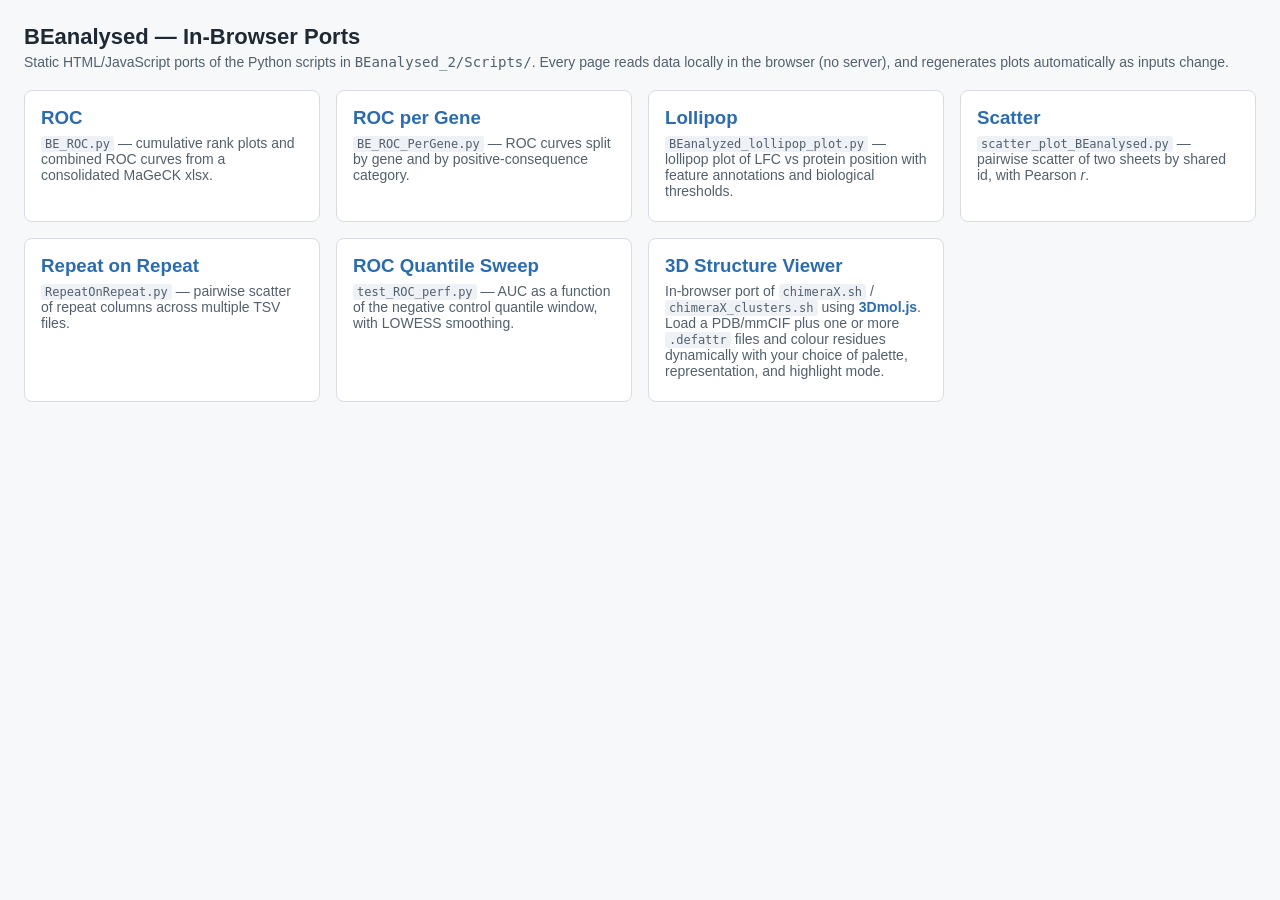
<file: web/index.html>
<!DOCTYPE html>
<html lang="en">
<head>
<meta charset="UTF-8" />
<title>BEanalysed — Web Ports</title>
<link rel="stylesheet" href="common.css" />
<style>
  .tool-list { display: grid; grid-template-columns: repeat(auto-fit, minmax(280px, 1fr)); gap: 16px; }
  .tool-card { background: var(--panel); border: 1px solid var(--border); border-radius: 8px; padding: 16px; }
  .tool-card h3 { margin: 0 0 4px; }
  .tool-card p  { margin: 6px 0; color: var(--muted); font-size: 14px; }
  .tool-card a  { font-weight: 700; color: var(--accent); text-decoration: none; }
  .tool-card a:hover { text-decoration: underline; }
  .tool-card code { background: #eef1f6; padding: 1px 4px; border-radius: 3px; font-size: 12px; }
</style>
</head>
<body>

<h1>BEanalysed — In-Browser Ports</h1>
<div class="subtitle">
  Static HTML/JavaScript ports of the Python scripts in
  <code>BEanalysed_2/Scripts/</code>. Every page reads data locally in
  the browser (no server), and regenerates plots automatically as
  inputs change.
</div>

<div class="tool-list">
  <div class="tool-card">
    <h3><a href="BE_ROC.html">ROC</a></h3>
    <p><code>BE_ROC.py</code> — cumulative rank plots and combined ROC
    curves from a consolidated MaGeCK xlsx.</p>
  </div>
  <div class="tool-card">
    <h3><a href="BE_ROC_PerGene.html">ROC per Gene</a></h3>
    <p><code>BE_ROC_PerGene.py</code> — ROC curves split by gene and by
    positive-consequence category.</p>
  </div>
  <div class="tool-card">
    <h3><a href="BE_lollipop.html">Lollipop</a></h3>
    <p><code>BEanalyzed_lollipop_plot.py</code> — lollipop plot of LFC
    vs protein position with feature annotations and biological
    thresholds.</p>
  </div>
  <div class="tool-card">
    <h3><a href="BE_scatter.html">Scatter</a></h3>
    <p><code>scatter_plot_BEanalysed.py</code> — pairwise scatter of two
    sheets by shared id, with Pearson <em>r</em>.</p>
  </div>
  <div class="tool-card">
    <h3><a href="RepeatOnRepeat.html">Repeat on Repeat</a></h3>
    <p><code>RepeatOnRepeat.py</code> — pairwise scatter of repeat
    columns across multiple TSV files.</p>
  </div>
  <div class="tool-card">
    <h3><a href="test_ROC_perf.html">ROC Quantile Sweep</a></h3>
    <p><code>test_ROC_perf.py</code> — AUC as a function of the negative
    control quantile window, with LOWESS smoothing.</p>
  </div>
  <div class="tool-card">
    <h3><a href="structure_viewer.html">3D Structure Viewer</a></h3>
    <p>In-browser port of <code>chimeraX.sh</code> /
    <code>chimeraX_clusters.sh</code> using
    <a href="https://3dmol.csb.pitt.edu/" target="_blank" rel="noreferrer">3Dmol.js</a>.
    Load a PDB/mmCIF plus one or more <code>.defattr</code> files and
    colour residues dynamically with your choice of palette,
    representation, and highlight mode.</p>
  </div>
</div>

</body>
</html>
</file>
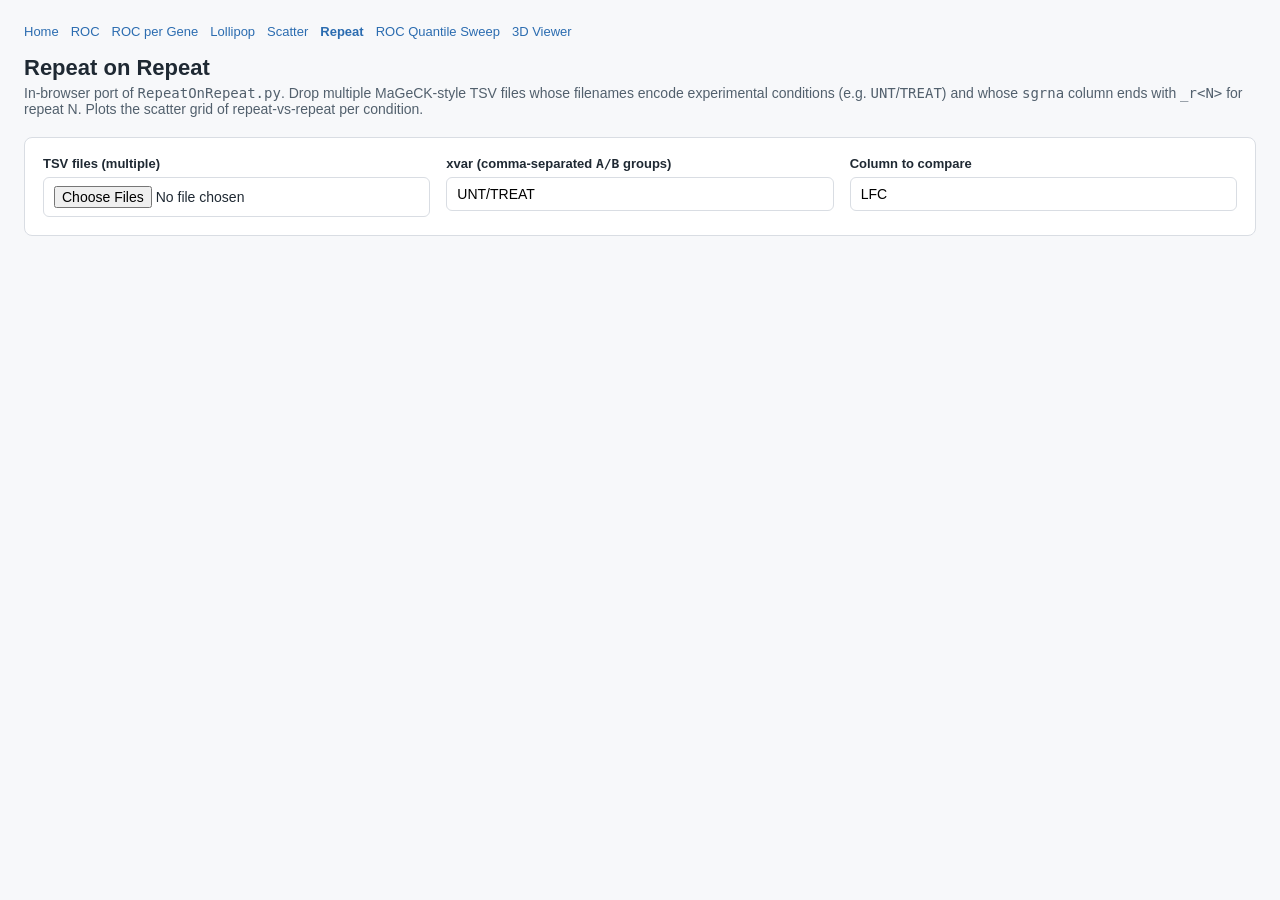
<file: web/RepeatOnRepeat.html>
<!DOCTYPE html>
<html lang="en">
<head>
<meta charset="UTF-8" />
<title>Repeat on Repeat</title>
<script src="https://cdn.plot.ly/plotly-2.35.2.min.js"></script>
<link rel="stylesheet" href="common.css" />
</head>
<body>

<h1>Repeat on Repeat</h1>
<div class="subtitle">
  In-browser port of <code>RepeatOnRepeat.py</code>. Drop multiple
  MaGeCK-style TSV files whose filenames encode experimental conditions
  (e.g. <code>UNT</code>/<code>TREAT</code>) and whose <code>sgrna</code>
  column ends with <code>_r&lt;N&gt;</code> for repeat N. Plots the
  scatter grid of repeat-vs-repeat per condition.
</div>

<div class="panel">
  <div class="controls-grid">
    <div>
      <label for="filesInput">TSV files (multiple)</label>
      <input type="file" id="filesInput" accept=".tsv,.txt" multiple />
    </div>
    <div>
      <label for="xvar">xvar (comma-separated <code>A/B</code> groups)</label>
      <input type="text" id="xvar" value="UNT/TREAT" />
    </div>
    <div>
      <label for="varCol">Column to compare</label>
      <input type="text" id="varCol" value="LFC" />
    </div>
  </div>
  <div id="status" class="status info hidden"></div>
</div>

<div id="plotPanel" class="panel hidden">
  <div id="grid" class="plots-row"></div>
</div>

<script src="common.js"></script>
<script>
BE.installNav('RepeatOnRepeat.html');
BE.installAutoResize();

const state = { files: [] }; // [{name, rows}]

const els = {
  f: document.getElementById('filesInput'),
  x: document.getElementById('xvar'),
  v: document.getElementById('varCol'),
};
const status = BE.Status(document.getElementById('status'));
const panel = document.getElementById('plotPanel');
const grid = document.getElementById('grid');
const scheduleRender = BE.debounce(render, 100);
els.x.addEventListener('input', scheduleRender);
els.v.addEventListener('input', scheduleRender);

els.f.addEventListener('change', async (e) => {
  const files = [...e.target.files];
  if (!files.length) return;
  status.info(`Reading ${files.length} file(s)...`);
  try {
    const loaded = [];
    for (const f of files) {
      const rows = await BE.readTable(f);
      loaded.push({ name: f.name, rows });
    }
    state.files = loaded;
    status.info(`Loaded ${loaded.length} file(s).`);
    scheduleRender();
  } catch (err) {
    console.error(err);
    status.error(`Failed to read file: ${err.message}`);
  }
});

function parseTreatmentLevels(xvar) {
  return xvar.split(',').map(g =>
    g.split('/').map(s => s.trim()).filter(Boolean).sort((a, b) => b.length - a.length)
  );
}

function extractLabel(filename, levels) {
  const base = filename.replace(/\.[^./]+$/, '');
  const hits = [];
  for (const group of levels) {
    const found = group.find(lvl => new RegExp(lvl).test(base));
    if (!found) return null;
    hits.push(found);
  }
  return hits.join('_');
}

function render() {
  if (!state.files.length) return;
  status.clear();
  const levels = parseTreatmentLevels(els.x.value);
  const col = els.v.value.trim();
  if (!col) { status.warn('Set a column to compare.'); return; }

  // For each file: label, and per-sgrna value.
  const fileInfo = [];
  for (const f of state.files) {
    const label = extractLabel(f.name, levels);
    if (!label) { status.warn(`File "${f.name}" didn't match xvar pattern.`); continue; }
    if (!f.rows.length || !(col in f.rows[0])) {
      status.warn(`File "${f.name}" has no "${col}" column.`); continue;
    }
    fileInfo.push({ name: f.name, label, rows: f.rows });
  }
  if (!fileInfo.length) { panel.classList.add('hidden'); return; }

  // Group rows by base-sgrna (strip _r<digits>).
  // Output: label -> repeat -> Map(base -> value)
  const data = {};
  for (const f of fileInfo) {
    data[f.label] = data[f.label] || {};
    for (const r of f.rows) {
      const sg = r.sgrna;
      if (!sg) continue;
      const m = /^(.*?)(?:_r(\d+))?$/.exec(String(sg));
      if (!m) continue;
      const base = m[1];
      const rep  = m[2] ? Number(m[2]) : null;
      if (rep == null) continue;
      const v = Number(r[col]);
      if (Number.isNaN(v)) continue;
      data[f.label][rep] = data[f.label][rep] || new Map();
      data[f.label][rep].set(base, v);
    }
  }

  grid.innerHTML = '';
  const labels = Object.keys(data).sort();
  for (const label of labels) {
    const reps = Object.keys(data[label]).map(Number).sort((a, b) => a - b);
    if (reps.length < 2) continue;
    for (let i = 0; i < reps.length; i++) {
      for (let j = i + 1; j < reps.length; j++) {
        const r1 = reps[i], r2 = reps[j];
        const m1 = data[label][r1], m2 = data[label][r2];
        const xs = [], ys = [];
        for (const [base, v] of m1) {
          if (m2.has(base)) { xs.push(v); ys.push(m2.get(base)); }
        }
        if (xs.length < 2) continue;
        const r = BE.pearsonR(xs, ys);
        const lo = Math.min(...xs, ...ys), hi = Math.max(...xs, ...ys);
        const div = document.createElement('div');
        div.className = 'plot plot-grid-item';
        grid.appendChild(div);
        Plotly.newPlot(div, [
          { x: xs, y: ys, mode: 'markers', type: 'scatter',
            marker: { color: 'steelblue', size: 5, opacity: 0.5 },
            name: 'points', showlegend: false },
          { x: [lo, hi], y: [lo, hi], mode: 'lines', type: 'scatter',
            line: { color: 'black', dash: 'dash', width: 1 },
            showlegend: false, hoverinfo: 'skip' },
        ], {
          title: `${label}: repeat ${r1} vs ${r2}`,
          xaxis: { title: `repeat ${r1}` },
          yaxis: { title: `repeat ${r2}`, scaleanchor: 'x', scaleratio: 1 },
          annotations: [{
            xref: 'paper', yref: 'paper', x: 0.98, y: 0.02,
            xanchor: 'right', yanchor: 'bottom', showarrow: false,
            text: `r = ${Number.isNaN(r) ? '—' : r.toFixed(2)}   (n = ${xs.length})`,
            bgcolor: 'rgba(255,255,255,0.75)',
          }],
          margin: { t: 40, r: 20, b: 50, l: 60 },
        }, { responsive: true });
      }
    }
  }
  panel.classList.remove('hidden');
  status.info(`Rendered ${grid.childElementCount} pairwise plot(s).`);
}
</script>
</body>
</html>
</file>
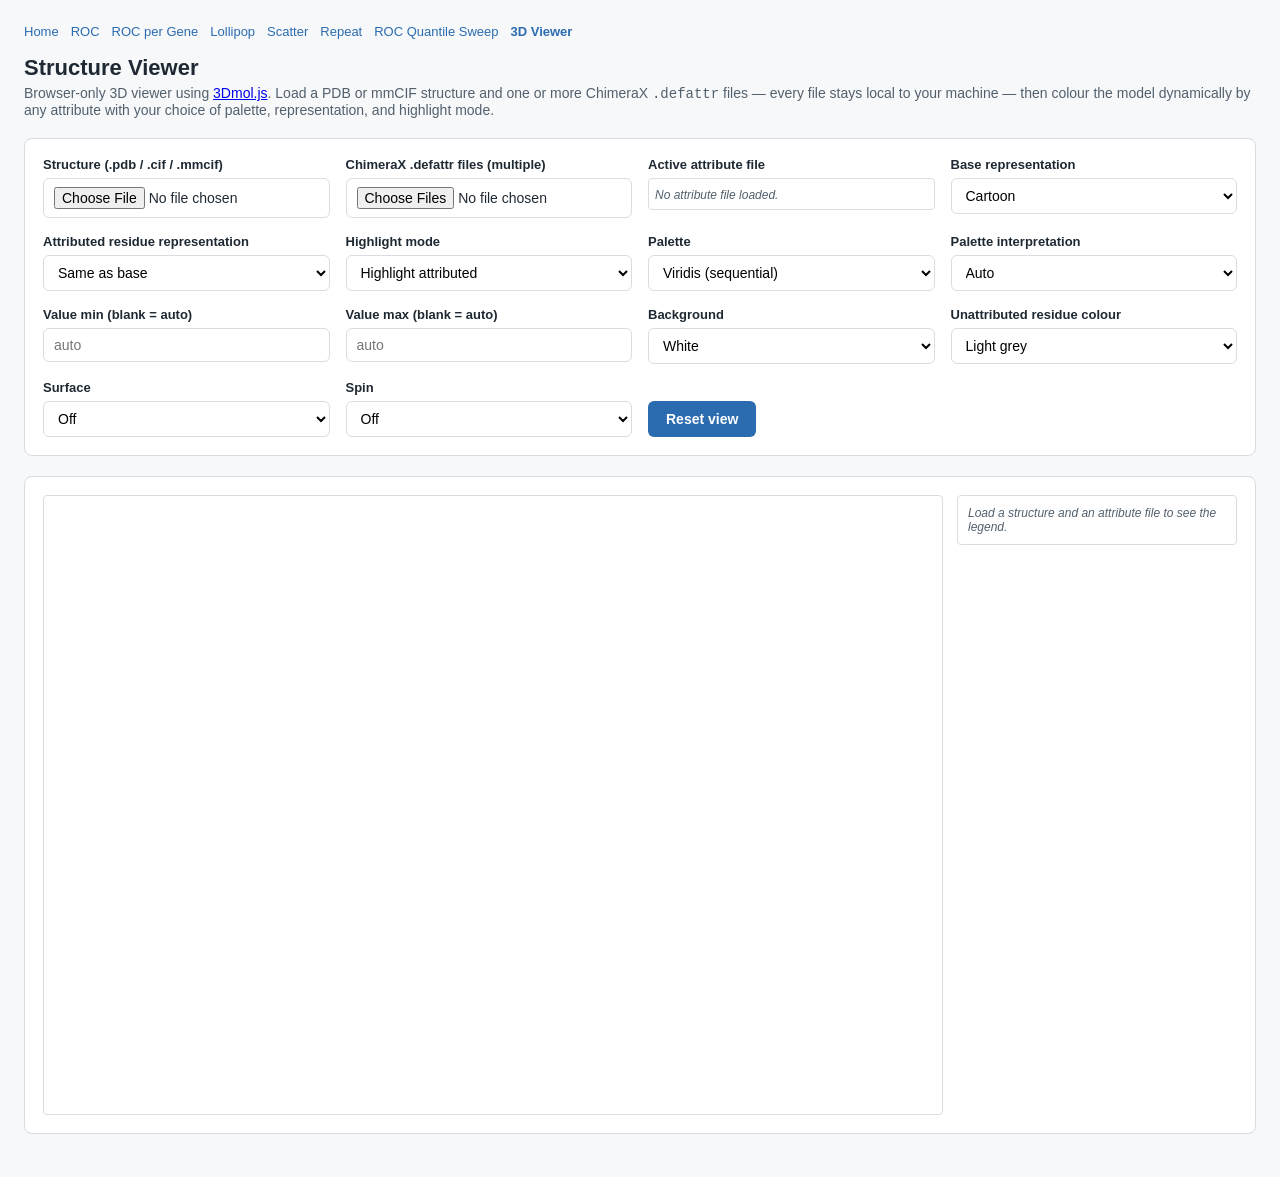
<file: web/structure_viewer.html>
<!DOCTYPE html>
<html lang="en">
<head>
<meta charset="UTF-8" />
<title>Structure Viewer</title>
<script src="https://3Dmol.org/build/3Dmol-min.js"></script>
<link rel="stylesheet" href="common.css" />
<style>
  #viewer {
    position: relative; width: 100%;
    height: calc(100vh - 280px); min-height: 480px;
    border: 1px solid var(--border); border-radius: 4px; background: #fff;
  }
  .viewer-row { display: flex; gap: 14px; align-items: flex-start; }
  .viewer-main { flex: 1; min-width: 0; }
  .viewer-side { width: 280px; flex-shrink: 0; }
  .legend-box {
    font-size: 12px; padding: 10px;
    background: var(--panel); border: 1px solid var(--border); border-radius: 4px;
  }
  .legend-gradient { height: 14px; border: 1px solid #aaa; border-radius: 2px; margin: 6px 0; }
  .legend-row { display: flex; justify-content: space-between; font-size: 11px; color: var(--muted); }
  .defattr-list {
    max-height: 170px; overflow-y: auto;
    border: 1px solid var(--border); border-radius: 4px;
    padding: 6px; background: #fff;
  }
  .defattr-list label { display: block; font-size: 13px; padding: 2px 2px; cursor: pointer; }
  .defattr-list label:hover { background: #f1f4f9; }
  .defattr-list .meta { color: var(--muted); font-size: 11px; margin-left: 20px; }
  .swatch {
    display: inline-block; width: 14px; height: 14px;
    border: 1px solid #666; vertical-align: middle; margin-right: 5px;
  }
</style>
</head>
<body>

<h1>Structure Viewer</h1>
<div class="subtitle">
  Browser-only 3D viewer using <a href="https://3dmol.csb.pitt.edu/"
  target="_blank" rel="noreferrer">3Dmol.js</a>. Load a PDB or mmCIF
  structure and one or more ChimeraX <code>.defattr</code> files — every
  file stays local to your machine — then colour the model dynamically
  by any attribute with your choice of palette, representation, and
  highlight mode.
</div>

<div class="panel">
  <div class="controls-grid">
    <div>
      <label for="structFile">Structure (.pdb / .cif / .mmcif)</label>
      <input type="file" id="structFile" accept=".pdb,.ent,.cif,.mmcif" />
    </div>
    <div>
      <label for="defattrFiles">ChimeraX .defattr files (multiple)</label>
      <input type="file" id="defattrFiles" accept=".defattr,.txt" multiple />
    </div>
    <div>
      <label>Active attribute file</label>
      <div id="defattrList" class="defattr-list">
        <em style="color: var(--muted); font-size: 12px;">No attribute file loaded.</em>
      </div>
    </div>
    <div>
      <label for="baseRep">Base representation</label>
      <select id="baseRep">
        <option value="cartoon" selected>Cartoon</option>
        <option value="stick">Stick</option>
        <option value="line">Line</option>
        <option value="sphere">Sphere</option>
        <option value="cross">Cross (Cα trace)</option>
      </select>
    </div>
    <div>
      <label for="attrRep">Attributed residue representation</label>
      <select id="attrRep">
        <option value="same" selected>Same as base</option>
        <option value="cartoon+stick">Cartoon + stick side chain</option>
        <option value="cartoon+sphere">Cartoon + Cα sphere</option>
        <option value="stick">Stick only</option>
        <option value="sphere">Sphere only</option>
      </select>
    </div>
    <div>
      <label for="hiMode">Highlight mode</label>
      <select id="hiMode">
        <option value="highlight" selected>Highlight attributed</option>
        <option value="fade">Fade non-attributed</option>
        <option value="only">Show only attributed</option>
        <option value="none">No highlighting</option>
      </select>
    </div>
    <div>
      <label for="paletteSel">Palette</label>
      <select id="paletteSel">
        <option value="RdYlBu">RdYlBu (diverging)</option>
        <option value="RdBu">RdBu (diverging)</option>
        <option value="Viridis" selected>Viridis (sequential)</option>
        <option value="Plasma">Plasma (sequential)</option>
        <option value="Reds">Reds</option>
        <option value="Blues">Blues</option>
        <option value="Paired-12">Paired-12 (categorical)</option>
        <option value="Set1-9">Set1-9 (categorical)</option>
        <option value="Tab20">Tab20 (categorical)</option>
      </select>
    </div>
    <div>
      <label for="paletteKind">Palette interpretation</label>
      <select id="paletteKind">
        <option value="auto" selected>Auto</option>
        <option value="continuous">Continuous</option>
        <option value="categorical">Categorical (discrete int)</option>
      </select>
    </div>
    <div>
      <label for="vmin">Value min (blank = auto)</label>
      <input type="number" id="vmin" step="0.01" placeholder="auto" />
    </div>
    <div>
      <label for="vmax">Value max (blank = auto)</label>
      <input type="number" id="vmax" step="0.01" placeholder="auto" />
    </div>
    <div>
      <label for="bgCol">Background</label>
      <select id="bgCol">
        <option value="white" selected>White</option>
        <option value="black">Black</option>
        <option value="0xeeeeee">Light grey</option>
      </select>
    </div>
    <div>
      <label for="baseCol">Unattributed residue colour</label>
      <select id="baseCol">
        <option value="lightgray" selected>Light grey</option>
        <option value="white">White</option>
        <option value="gray">Grey</option>
        <option value="darkgray">Dark grey</option>
        <option value="spectrum">Spectrum (by chain)</option>
      </select>
    </div>
    <div>
      <label for="surfaceTog">Surface</label>
      <select id="surfaceTog">
        <option value="off" selected>Off</option>
        <option value="vdw">Van der Waals, 30% opacity</option>
        <option value="vdwAttr">Only for attributed residues</option>
      </select>
    </div>
    <div>
      <label for="spin">Spin</label>
      <select id="spin">
        <option value="off" selected>Off</option>
        <option value="y">Around Y</option>
        <option value="x">Around X</option>
      </select>
    </div>
    <div>
      <label>&nbsp;</label>
      <button id="resetViewBtn" type="button">Reset view</button>
    </div>
  </div>
  <div id="status" class="status info hidden"></div>
</div>

<div class="panel">
  <div class="viewer-row">
    <div class="viewer-main">
      <div id="viewer"></div>
    </div>
    <div class="viewer-side">
      <div class="legend-box" id="legend">
        <em style="color: var(--muted); font-size: 12px;">Load a structure and an attribute file to see the legend.</em>
      </div>
    </div>
  </div>
</div>

<script src="common.js"></script>
<script>
BE.installNav('structure_viewer.html');

const PALETTES = {
  'RdYlBu':  { colors: ['#4575b4','#74add1','#abd9e9','#e0f3f8','#ffffbf','#fee090','#fdae61','#f46d43','#d73027'] },
  'RdBu':    { colors: ['#2166ac','#4393c3','#92c5de','#d1e5f0','#f7f7f7','#fddbc7','#f4a582','#d6604d','#b2182b'] },
  'Viridis': { colors: ['#440154','#482878','#3e4989','#31688e','#26828e','#1f9e89','#35b779','#6ece58','#b5de2b','#fde725'] },
  'Plasma':  { colors: ['#0d0887','#46039f','#7201a8','#9c179e','#bd3786','#d8576b','#ed7953','#fb9f3a','#fdca26','#f0f921'] },
  'Reds':    { colors: ['#fff5f0','#fee0d2','#fcbba1','#fc9272','#fb6a4a','#ef3b2c','#cb181d','#a50f15','#67000d'] },
  'Blues':   { colors: ['#f7fbff','#deebf7','#c6dbef','#9ecae1','#6baed6','#4292c6','#2171b5','#08519c','#08306b'] },
  'Paired-12': { categorical: true,
    colors: ['#a6cee3','#1f78b4','#b2df8a','#33a02c','#fb9a99','#e31a1c',
             '#fdbf6f','#ff7f00','#cab2d6','#6a3d9a','#ffff99','#b15928'] },
  'Set1-9':  { categorical: true,
    colors: ['#e41a1c','#377eb8','#4daf4a','#984ea3','#ff7f00',
             '#ffff33','#a65628','#f781bf','#999999'] },
  'Tab20':   { categorical: true,
    colors: ['#1f77b4','#aec7e8','#ff7f0e','#ffbb78','#2ca02c','#98df8a',
             '#d62728','#ff9896','#9467bd','#c5b0d5','#8c564b','#c49c94',
             '#e377c2','#f7b6d2','#7f7f7f','#c7c7c7','#bcbd22','#dbdb8d',
             '#17becf','#9edae5'] },
};

const els = {
  struct: document.getElementById('structFile'),
  files:  document.getElementById('defattrFiles'),
  list:   document.getElementById('defattrList'),
  baseRep:  document.getElementById('baseRep'),
  attrRep:  document.getElementById('attrRep'),
  hiMode:   document.getElementById('hiMode'),
  palette:  document.getElementById('paletteSel'),
  kind:     document.getElementById('paletteKind'),
  vmin:     document.getElementById('vmin'),
  vmax:     document.getElementById('vmax'),
  bg:       document.getElementById('bgCol'),
  baseCol:  document.getElementById('baseCol'),
  surface:  document.getElementById('surfaceTog'),
  spin:     document.getElementById('spin'),
  reset:    document.getElementById('resetViewBtn'),
  legend:   document.getElementById('legend'),
};
const status = BE.Status(document.getElementById('status'));

const state = {
  viewer: null,
  modelLoaded: false,
  defattrs: {},      // name -> { attr, map: Map("chain:resi" -> number) }
  active: null,      // active defattr name
};

function initViewer() {
  const el = document.getElementById('viewer');
  state.viewer = $3Dmol.createViewer(el, { backgroundColor: els.bg.value });
  // keep the canvas sized to the host div on window resize
  window.addEventListener('resize', BE.debounce(() => {
    if (state.viewer) state.viewer.resize();
  }, 80));
}

function hexToRgb(h) {
  return [parseInt(h.slice(1,3),16), parseInt(h.slice(3,5),16), parseInt(h.slice(5,7),16)];
}
function rgbToHex(r,g,b) {
  return '#' + [r,g,b].map(v => Math.round(Math.max(0,Math.min(255,v)))
    .toString(16).padStart(2,'0')).join('');
}
function sampleContinuous(t, colors) {
  if (!Number.isFinite(t)) return '#cccccc';
  t = Math.max(0, Math.min(1, t));
  const pos = t * (colors.length - 1);
  const i = Math.floor(pos), j = Math.min(i + 1, colors.length - 1), f = pos - i;
  const a = hexToRgb(colors[i]), b = hexToRgb(colors[j]);
  return rgbToHex(a[0]+(b[0]-a[0])*f, a[1]+(b[1]-a[1])*f, a[2]+(b[2]-a[2])*f);
}
function sampleCategorical(idx, colors) { return colors[((idx % colors.length) + colors.length) % colors.length]; }

function parseDefattr(text) {
  const res = { attr: null, map: new Map() };
  for (const raw of text.split(/\r?\n/)) {
    const line = raw.trim();
    if (!line || line.startsWith('#')) continue;
    if (/^attribute\s*:/i.test(line)) { res.attr = line.split(':').slice(1).join(':').trim(); continue; }
    if (/^recipient\s*:/i.test(line) || /^match\s+mode\s*:/i.test(line) || /^none\s+handling\s*:/i.test(line)) continue;
    const m = line.match(/^\/([^:\s]+):(-?\d+)\s+(\S+)\s*$/);
    if (!m) continue;
    const val = parseFloat(m[3]);
    if (!Number.isFinite(val)) continue;
    res.map.set(`${m[1]}:${parseInt(m[2],10)}`, val);
  }
  return res;
}

function refreshDefattrList() {
  const names = Object.keys(state.defattrs);
  if (!names.length) {
    els.list.innerHTML = '<em style="color: var(--muted); font-size: 12px;">No attribute file loaded.</em>';
    return;
  }
  els.list.innerHTML = '';
  for (const name of names) {
    const d = state.defattrs[name];
    const values = [...d.map.values()];
    const vmin = values.length ? Math.min(...values) : NaN;
    const vmax = values.length ? Math.max(...values) : NaN;
    const row = document.createElement('label');
    row.innerHTML =
      `<input type="radio" name="activeDefattr" value="${name}" ${name === state.active ? 'checked' : ''}> ` +
      `<b>${name}</b>` +
      `<div class="meta">attr: <code>${d.attr || '?'}</code> · n=${d.map.size}` +
      (values.length ? ` · range ${vmin.toFixed(2)}…${vmax.toFixed(2)}` : '') + `</div>`;
    row.querySelector('input').addEventListener('change', () => {
      state.active = name;
      render();
    });
    els.list.appendChild(row);
  }
}

async function loadStructure(file) {
  const text = await file.text();
  const ext = file.name.split('.').pop().toLowerCase();
  const fmt = (ext === 'cif' || ext === 'mmcif') ? 'cif' : 'pdb';
  state.viewer.clear();
  state.viewer.addModel(text, fmt);
  state.modelLoaded = true;
  state.viewer.zoomTo();
  render();
}

function chooseKind(values) {
  if (els.kind.value === 'continuous') return 'continuous';
  if (els.kind.value === 'categorical') return 'categorical';
  // auto: categorical if all values are ints and distinct count ≤ 20
  const allInt = values.every(v => Number.isInteger(v) || Math.abs(v - Math.round(v)) < 1e-9);
  if (!allInt) return 'continuous';
  const uniq = new Set(values.map(v => Math.round(v)));
  return uniq.size <= 20 ? 'categorical' : 'continuous';
}

function computeRange(values) {
  let lo = values.length ? Math.min(...values) : 0;
  let hi = values.length ? Math.max(...values) : 1;
  const manLo = parseFloat(els.vmin.value);
  const manHi = parseFloat(els.vmax.value);
  if (Number.isFinite(manLo)) lo = manLo;
  if (Number.isFinite(manHi)) hi = manHi;
  if (!(hi > lo)) hi = lo + 1;
  return { lo, hi };
}

function groupByColor(d, palette, kind, range) {
  const byColor = {};
  for (const [key, val] of d.map) {
    const [chain, resiStr] = key.split(':');
    let color;
    if (kind === 'categorical') {
      color = sampleCategorical(Math.round(val) - 1, palette.colors);
    } else {
      color = sampleContinuous((val - range.lo) / (range.hi - range.lo), palette.colors);
    }
    if (!byColor[color]) byColor[color] = {};
    const resi = parseInt(resiStr, 10);
    (byColor[color][chain] = byColor[color][chain] || []).push(resi);
  }
  return byColor;
}

function applyAttrStyle(sel, color, attrRep, baseRep) {
  const style = {};
  if (attrRep === 'same') {
    style[baseRep] = { color };
  } else if (attrRep === 'cartoon+stick') {
    style.cartoon = { color };
    style.stick   = { color, radius: 0.2 };
  } else if (attrRep === 'cartoon+sphere') {
    style.cartoon = { color };
    style.sphere  = { color, radius: 1.6, scale: 0.9 };
    // sphere should apply only to Cα — re-style side chain atoms after
  } else if (attrRep === 'stick') {
    style.stick = { color };
  } else if (attrRep === 'sphere') {
    style.sphere = { color };
  }
  state.viewer.setStyle(sel, style);
  // restrict cartoon+sphere sphere rendering to Cα only
  if (attrRep === 'cartoon+sphere') {
    state.viewer.setStyle({ ...sel, atom: 'CA' }, { cartoon: { color }, sphere: { color, radius: 1.4 } });
  }
}

function render() {
  if (!state.modelLoaded) { els.legend.innerHTML = '<em style="color: var(--muted);">Load a structure.</em>'; return; }
  const viewer = state.viewer;
  viewer.setBackgroundColor(els.bg.value);

  const baseRep = els.baseRep.value;
  const attrRep = els.attrRep.value;
  const hiMode  = els.hiMode.value;
  const palette = PALETTES[els.palette.value];

  viewer.removeAllSurfaces();
  viewer.setStyle({}, {});

  const baseColName = els.baseCol.value;
  const baseStyle = {};
  const baseColor = baseColName === 'spectrum' ? 'spectrum' : baseColName;
  if (hiMode !== 'only') {
    const opacity = (hiMode === 'fade') ? 0.3 : 1.0;
    baseStyle[baseRep] = (baseColor === 'spectrum')
      ? { colorscheme: 'chain', opacity }
      : { color: baseColor, opacity };
    viewer.setStyle({}, baseStyle);
  }

  const d = state.active ? state.defattrs[state.active] : null;
  if (d && d.map.size) {
    const values = [...d.map.values()];
    const kind = chooseKind(values);
    const range = computeRange(values);
    const byColor = groupByColor(d, palette, kind, range);
    for (const [color, chainMap] of Object.entries(byColor)) {
      for (const [chain, resiList] of Object.entries(chainMap)) {
        applyAttrStyle({ chain, resi: resiList }, color, attrRep, baseRep);
      }
    }
    if (els.surface.value === 'vdw') {
      viewer.addSurface($3Dmol.SurfaceType.VDW, { opacity: 0.3, color: 'white' }, {});
    } else if (els.surface.value === 'vdwAttr') {
      const sels = [];
      for (const [, chainMap] of Object.entries(byColor)) {
        for (const [chain, resiList] of Object.entries(chainMap)) {
          sels.push({ chain, resi: resiList });
        }
      }
      for (const sel of sels) viewer.addSurface($3Dmol.SurfaceType.VDW, { opacity: 0.35 }, sel);
    }
    drawLegend(palette, kind, range, d);
  } else {
    if (els.surface.value === 'vdw') {
      viewer.addSurface($3Dmol.SurfaceType.VDW, { opacity: 0.3, color: 'white' }, {});
    }
    els.legend.innerHTML = '<em style="color: var(--muted); font-size: 12px;">Select an attribute file to colour residues.</em>';
  }

  const sp = els.spin.value;
  viewer.spin(sp === 'off' ? false : sp);
  viewer.render();
}

function drawLegend(palette, kind, range, d) {
  const header = `<b>${state.active}</b><br>
    <span style="color: var(--muted); font-size: 11px;">
      attribute: <code>${d.attr || '?'}</code> · n = ${d.map.size}
    </span><br>`;
  if (kind === 'continuous') {
    const grad = `linear-gradient(to right, ${palette.colors.join(',')})`;
    els.legend.innerHTML = header +
      `<div class="legend-gradient" style="background: ${grad}"></div>
       <div class="legend-row"><span>${range.lo.toFixed(2)}</span><span>${range.hi.toFixed(2)}</span></div>`;
  } else {
    const values = [...d.map.values()].map(v => Math.round(v));
    const uniq = [...new Set(values)].sort((a,b) => a - b);
    let html = header + '<div style="margin-top: 6px;">';
    for (const v of uniq) {
      const color = sampleCategorical(v - 1, palette.colors);
      html += `<div><span class="swatch" style="background:${color}"></span>${v}</div>`;
    }
    els.legend.innerHTML = html + '</div>';
  }
}

els.struct.addEventListener('change', async (e) => {
  const file = e.target.files[0];
  if (!file) return;
  status.info(`Loading ${file.name}…`);
  try {
    await loadStructure(file);
    status.info(`Loaded ${file.name}.`);
  } catch (err) {
    console.error(err);
    status.error(`Failed to load structure: ${err.message}`);
  }
});

els.files.addEventListener('change', async (e) => {
  const files = [...e.target.files];
  if (!files.length) return;
  for (const f of files) {
    try {
      const text = await f.text();
      const d = parseDefattr(text);
      if (d.map.size === 0) {
        status.warn(`${f.name}: no residues parsed.`);
        continue;
      }
      state.defattrs[f.name] = d;
      if (!state.active) state.active = f.name;
    } catch (err) {
      console.error(err);
      status.error(`Failed to read ${f.name}: ${err.message}`);
    }
  }
  refreshDefattrList();
  render();
});

for (const k of ['baseRep','attrRep','hiMode','palette','kind','vmin','vmax','bg','baseCol','surface','spin']) {
  els[k].addEventListener('change', render);
  els[k].addEventListener('input', render);
}
els.reset.addEventListener('click', () => {
  if (state.viewer) { state.viewer.zoomTo(); state.viewer.render(); }
});

initViewer();
</script>
</body>
</html>
</file>
<file: web/common.css>
:root {
  --bg: #f7f8fa;
  --panel: #ffffff;
  --border: #d9dde3;
  --text: #1f2933;
  --muted: #52606d;
  --accent: #2b6cb0;
  --accent-hover: #2c5282;
}
* { box-sizing: border-box; }
body {
  font-family: -apple-system, BlinkMacSystemFont, "Segoe UI", Roboto,
    "Helvetica Neue", Arial, sans-serif;
  margin: 0;
  padding: 24px;
  background: var(--bg);
  color: var(--text);
}
h1 { margin: 0 0 4px; font-size: 22px; }
h3 { margin-top: 0; }
.subtitle { color: var(--muted); margin-bottom: 20px; font-size: 14px; }
.panel {
  background: var(--panel);
  border: 1px solid var(--border);
  border-radius: 8px;
  padding: 18px;
  margin-bottom: 20px;
}
.controls-grid {
  display: grid;
  grid-template-columns: repeat(auto-fit, minmax(260px, 1fr));
  gap: 16px;
  align-items: start;
}
label { display: block; font-weight: 600; font-size: 13px; margin-bottom: 6px; }
input[type=file], select, input[type=text], input[type=number] {
  width: 100%;
  padding: 8px 10px;
  border: 1px solid var(--border);
  border-radius: 6px;
  background: #fff;
  font-size: 14px;
}
.checklist {
  max-height: 180px;
  overflow-y: auto;
  border: 1px solid var(--border);
  border-radius: 6px;
  padding: 8px 10px;
  background: #fafbfc;
}
.checklist label {
  font-weight: 400;
  margin-bottom: 4px;
  display: flex;
  align-items: center;
  gap: 8px;
  font-size: 13px;
  cursor: pointer;
}
button {
  background: var(--accent);
  color: #fff;
  border: none;
  border-radius: 6px;
  padding: 10px 18px;
  font-size: 14px;
  font-weight: 600;
  cursor: pointer;
}
button:hover { background: var(--accent-hover); }
button:disabled { background: #9aa5b1; cursor: not-allowed; }
/* Default solo plot: grows with the viewport but keeps a reasonable
 * minimum so it never becomes unreadable on short windows. */
.plot {
  width: 100%;
  height: max(420px, calc(100vh - 320px));
}
/* Fill most of the viewport below the toolbar / controls. */
.plot-fill {
  height: calc(100vh - 260px);
  min-height: 420px;
}
/* Grid tiles: a bit shorter so several fit on one screen. */
.plot-grid-item {
  width: 100%;
  height: max(380px, 55vh);
}
.plots-row {
  display: grid;
  grid-template-columns: repeat(auto-fit, minmax(480px, 1fr));
  gap: 16px;
}
.status {
  padding: 10px 14px;
  border-radius: 6px;
  font-size: 13px;
  margin-top: 10px;
}
.status.info  { background: #e6f0fb; color: #2c5282; }
.status.warn  { background: #fff3cd; color: #854d0e; }
.status.error { background: #fde8e8; color: #9b1c1c; }
.summary-table {
  width: 100%;
  border-collapse: collapse;
  font-size: 13px;
  margin-top: 8px;
}
.summary-table th, .summary-table td {
  text-align: left;
  padding: 6px 10px;
  border-bottom: 1px solid var(--border);
}
.summary-table th { background: #f1f3f7; }
.hidden { display: none; }
.toolbar-nav {
  margin-bottom: 16px;
  font-size: 13px;
}
.toolbar-nav a {
  color: var(--accent);
  text-decoration: none;
  margin-right: 12px;
}
.toolbar-nav a:hover { text-decoration: underline; }
</file>
